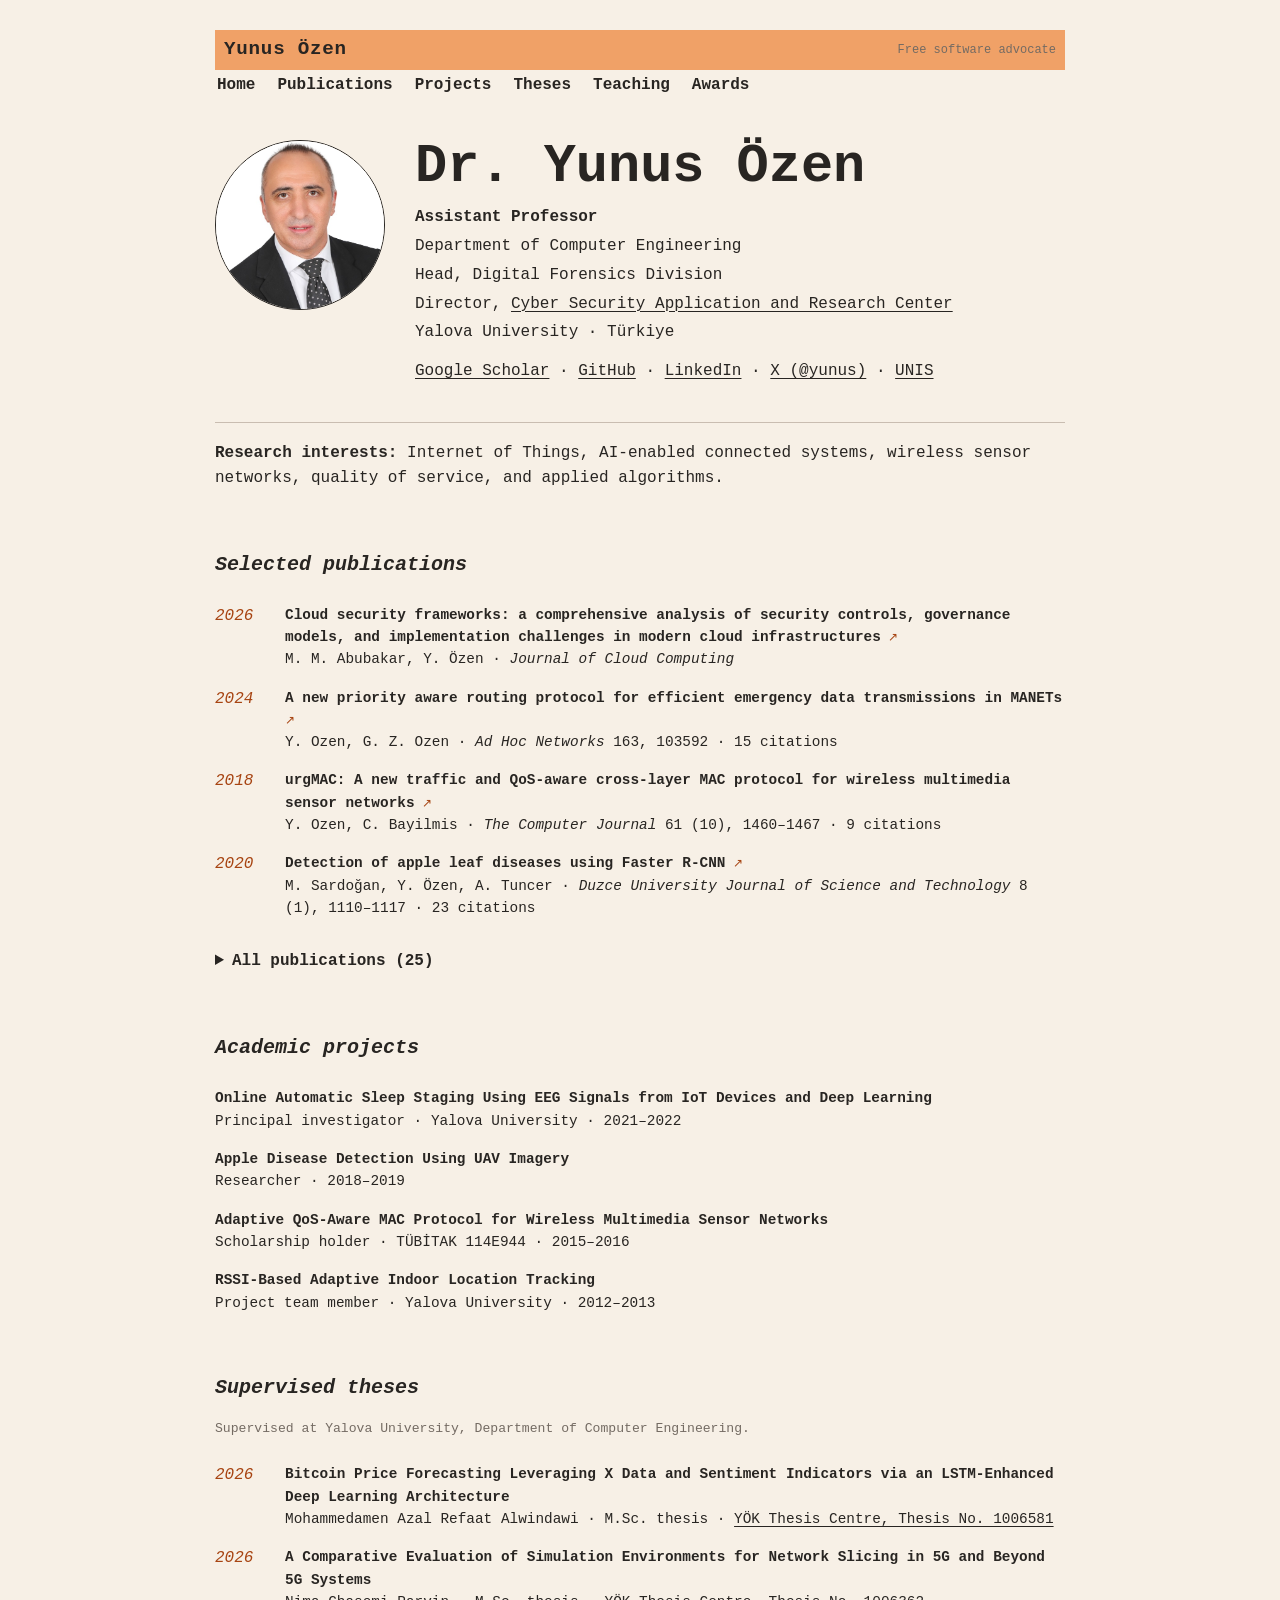
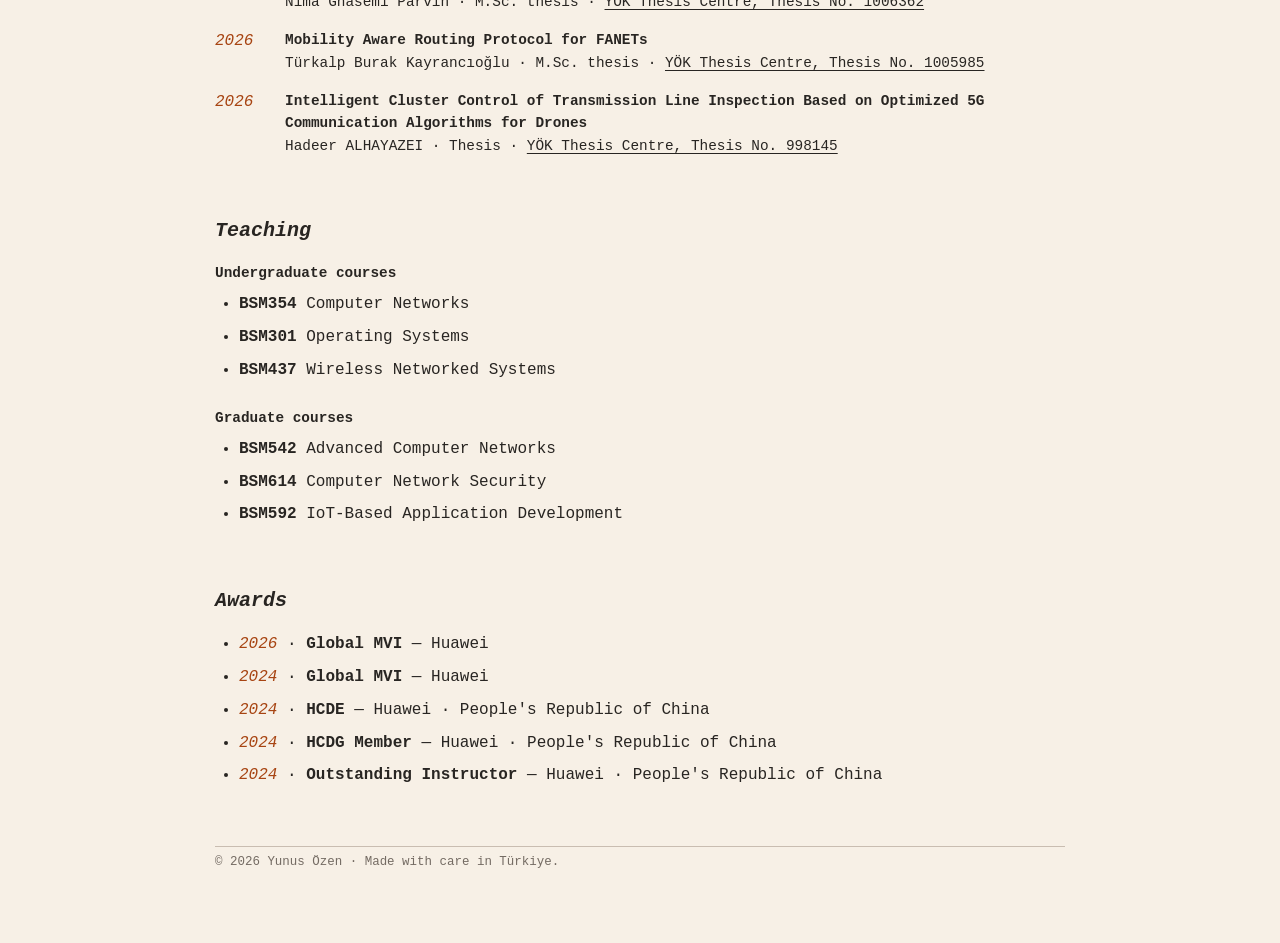
<file: index.html>
<!doctype html>
<html lang="en">
  <head>
    <meta charset="UTF-8" />
    <meta name="viewport" content="width=device-width, initial-scale=1" />
    <meta
      name="description"
      content="Dr. Yunus Özen — Assistant Professor in the Department of Computer Engineering at Yalova University."
    />
    <meta name="theme-color" content="#f7f0e6" />
    <meta property="og:title" content="Dr. Yunus Özen" />
    <meta property="og:description" content="Research, publications, and teaching." />
    <meta property="og:type" content="website" />
    <meta property="og:url" content="https://yunus.gen.tr/" />
    <title>Dr. Yunus Özen</title>
    <link rel="canonical" href="https://yunus.gen.tr/" />
    <link rel="stylesheet" href="styles.css" />
  </head>
  <body>
    <a class="skip-link" href="#content">Skip to content</a>

    <header class="site-header">
      <div class="header-topline">
        <a class="site-title" href="#top">Yunus Özen</a>
        <p class="site-tagline">Free software advocate</p>
      </div>
      <nav aria-label="Main navigation">
        <a href="#top">Home</a>
        <a href="#publications">Publications</a>
        <a href="#projects">Projects</a>
        <a href="#theses">Theses</a>
        <a href="#teaching">Teaching</a>
        <a href="#awards">Awards</a>
      </nav>
    </header>

    <main id="content">
      <section id="top" class="intro" aria-labelledby="page-title">
        <img
          class="profile-photo"
          src="assets/yunus-ozen.jpg"
          alt="Portrait of Dr. Yunus Özen"
          width="170"
          height="170"
        />
        <div class="profile-info">
          <h1 id="page-title">Dr. Yunus Özen</h1>
          <p><strong>Assistant Professor</strong></p>
          <p>Department of Computer Engineering</p>
          <p>Head, Digital Forensics Division</p>
          <p>
            Director,
            <a href="https://siber.yalova.edu.tr/" target="_blank" rel="noopener noreferrer"
              >Cyber Security Application and Research Center</a
            >
          </p>
          <p>Yalova University · Türkiye</p>
          <p class="links">
            <a href="https://scholar.google.com/citations?user=QwFekkYAAAAJ&hl=en"
              >Google Scholar</a
            >
            · <a href="https://github.com/yunusozen" rel="me">GitHub</a>
            ·
            <a
              href="https://www.linkedin.com/in/yunusozen/"
              target="_blank"
              rel="me noopener noreferrer"
              >LinkedIn</a
            >
            ·
            <a
              href="https://x.com/yunus"
              target="_blank"
              rel="me noopener noreferrer"
              >X (@yunus)</a
            >
            ·
            <a
              href="https://unis.yalova.edu.tr/akademisyen-detay/yunus.ozen/lang=en"
              target="_blank"
              rel="me noopener noreferrer"
              >UNIS</a
            >
          </p>
        </div>
        <p class="research-interests">
          <strong>Research interests:</strong> Internet of Things, AI-enabled connected
          systems, wireless sensor networks, quality of service, and applied algorithms.
        </p>
      </section>

      <section id="publications" aria-labelledby="publications-title">
        <h2 id="publications-title"><em>Selected publications</em></h2>

        <ul class="publication-list">
          <li>
            <time datetime="2026">2026</time>
            <span>
              <strong><a href="https://doi.org/10.1186/s13677-026-00989-0" target="_blank" rel="noopener noreferrer">Cloud security frameworks: a comprehensive analysis of security controls, governance models, and implementation challenges in modern cloud infrastructures</a></strong><br />
              M. M. Abubakar, Y. Özen · <em>Journal of Cloud Computing</em>
            </span>
          </li>
          <li>
            <time datetime="2024">2024</time>
            <span>
              <strong><a href="https://www.sciencedirect.com/science/article/pii/S1570870524002038" target="_blank" rel="noopener noreferrer">A new priority aware routing protocol for efficient emergency data transmissions in MANETs</a></strong><br />
              Y. Ozen, G. Z. Ozen · <em>Ad Hoc Networks</em> 163, 103592 · 15 citations
            </span>
          </li>
          <li>
            <time datetime="2018">2018</time>
            <span>
              <strong><a href="https://academic.oup.com/comjnl/article-abstract/61/10/1460/4781604" target="_blank" rel="noopener noreferrer">urgMAC: A new traffic and QoS-aware cross-layer MAC protocol for wireless multimedia sensor networks</a></strong><br />
              Y. Ozen, C. Bayilmis · <em>The Computer Journal</em> 61 (10), 1460–1467 · 9 citations
            </span>
          </li>
          <li>
            <time datetime="2020">2020</time>
            <span>
              <strong><a href="https://dergipark.org.tr/en/pub/dubited/article/648387?issue_id=49725" target="_blank" rel="noopener noreferrer">Detection of apple leaf diseases using Faster R-CNN</a></strong><br />
              M. Sardoğan, Y. Özen, A. Tuncer · <em>Duzce University Journal of Science and Technology</em> 8 (1), 1110–1117 · 23 citations
            </span>
          </li>
        </ul>

        <details class="all-publications">
          <summary>All publications (25)</summary>
          <ol class="full-publication-list">
            <li><time datetime="2026">2026</time><span><strong><a href="https://doi.org/10.1186/s13677-026-00989-0" target="_blank" rel="noopener noreferrer">Cloud security frameworks: a comprehensive analysis of security controls, governance models, and implementation challenges in modern cloud infrastructures</a></strong><br />M. M. Abubakar, Y. Özen · <em>Journal of Cloud Computing</em></span></li>
            <li><time datetime="2026">2026</time><span><strong><a href="https://journals.zuj.edu.jo/ijasca/PapersUploaded/2026.1.18.pdf" target="_blank" rel="noopener noreferrer">Bitcoin Price Forecasting Leveraging X Data and Sentiment Indicators Via an LSTM-Enhanced Deep Learning Architecture</a></strong><br />Y. Ozen, M. A. A. Alwindawi · 1 citation</span></li>
            <li><time datetime="2026">2026</time><span><strong><a href="https://dergipark.org.tr/en/pub/bseufbd/article/1756289" target="_blank" rel="noopener noreferrer">Data Privacy in Machine Learning: Challenges and Federated Learning Solutions</a></strong><br />G. Z. Özen, Y. Özen</span></li>
            <li><time datetime="2025">2025</time><span><strong><a href="https://advance.sagepub.com/doi/abs/10.31124/advance.175385216.61105917" target="_blank" rel="noopener noreferrer">Forecasting Bitcoin Prices Using LSTM and Sentiment Analysis: A Hybrid Deep Learning Approach with X Data</a></strong><br />Y. Ozen, M. A. Alwindawi</span></li>
            <li><time datetime="2024">2024</time><span><strong><a href="https://www.sciencedirect.com/science/article/pii/S1570870524002038" target="_blank" rel="noopener noreferrer">A new priority aware routing protocol for efficient emergency data transmissions in MANETs</a></strong><br />Y. Ozen, G. Z. Ozen · 15 citations</span></li>
            <li><time datetime="2023">2023</time><span><strong><a href="https://dergipark.org.tr/en/pub/bbd/article/1370639" target="_blank" rel="noopener noreferrer">Transformer Kodlayıcı ve Zaman-Frekans Görüntüleri Kullanarak Otomatik Uyku Evreleri Sınıflandırması</a></strong><br />G. Z. Ozen, Y. Ozen</span></li>
            <li><time datetime="2023">2023</time><span><strong><a href="https://scholar.google.com/citations?view_op=view_citation&amp;hl=en&amp;user=QwFekkYAAAAJ&amp;pagesize=100&amp;citation_for_view=QwFekkYAAAAJ:W7OEmFMy1HYC" target="_blank" rel="noopener noreferrer">Bluetooth Low Energy ile Ses Yayını ve Multimedya Destekli Haberleşme</a></strong><br />F. Balki, R. Aslantas, F. Toptas, E. Gümüşkaynak, T. Çelik, Y. Ozen</span></li>
            <li><time datetime="2022">2022</time><span><strong><a href="https://scholar.google.com/citations?view_op=view_citation&amp;hl=en&amp;user=QwFekkYAAAAJ&amp;pagesize=100&amp;citation_for_view=QwFekkYAAAAJ:YsMSGLbcyi4C" target="_blank" rel="noopener noreferrer">Giyilebilir EEG Cihazı Yardımıyla Otomatik Uyku Evrelemesi</a></strong><br />Y. Özen, G. Z. Özen</span></li>
            <li><time datetime="2022">2022</time><span><strong><a href="https://scholar.google.com/citations?view_op=view_citation&amp;hl=en&amp;user=QwFekkYAAAAJ&amp;pagesize=100&amp;citation_for_view=QwFekkYAAAAJ:eQOLeE2rZwMC" target="_blank" rel="noopener noreferrer">İnsansız Hava Aracı Sürüleri İçin Yönlendirme Protokolü Tasarımı ve Gerçeklenmesi</a></strong><br />T. B. Kayrancıoğlu, Y. Özen</span></li>
            <li><time datetime="2021">2021</time><span><strong><a href="https://scholar.google.com/citations?view_op=view_citation&amp;hl=en&amp;user=QwFekkYAAAAJ&amp;pagesize=100&amp;citation_for_view=QwFekkYAAAAJ:zYLM7Y9cAGgC" target="_blank" rel="noopener noreferrer">Artificial Bee Colony algorithm based hyper-parameter optimization for convolutional neural networks</a></strong><br />K. Özdemir, Y. Özen, A. Tuncer · 2 citations</span></li>
            <li><time datetime="2021">2021</time><span><strong><a href="https://scholar.google.com/citations?view_op=view_citation&amp;hl=en&amp;user=QwFekkYAAAAJ&amp;pagesize=100&amp;citation_for_view=QwFekkYAAAAJ:WF5omc3nYNoC" target="_blank" rel="noopener noreferrer">Sleep Analysis Using Smart Wearable Devices</a></strong><br />G. Z. Ozen, Y. Ozen</span></li>
            <li><time datetime="2020">2020</time><span><strong><a href="https://dergipark.org.tr/en/pub/dubited/article/648387?issue_id=49725" target="_blank" rel="noopener noreferrer">Detection of apple leaf diseases using Faster R-CNN</a></strong><br />M. Sardoğan, Y. Özen, A. Tuncer · 23 citations</span></li>
            <li><time datetime="2020">2020</time><span><strong><a href="https://scholar.google.com/citations?view_op=view_citation&amp;hl=en&amp;user=QwFekkYAAAAJ&amp;pagesize=100&amp;citation_for_view=QwFekkYAAAAJ:Se3iqnhoufwC" target="_blank" rel="noopener noreferrer">Faster R-CNN Kullanarak Elma Yaprağı Hastalıklarının Tespiti</a></strong><br />M. Sardoğan, Y. Özen, A. Tuncer · 6 citations</span></li>
            <li><time datetime="2020">2020</time><span><strong><a href="https://dergipark.org.tr/en/pub/saucis/issue/56299/731628" target="_blank" rel="noopener noreferrer">A Convolutional Neural Network Based on Raw Single Channel EEG for Automatic Sleep Staging</a></strong><br />G. Özen, R. Sultanov, Y. Özen, Z. Y. Güneş · 4 citations</span></li>
            <li><time datetime="2020">2020</time><span><strong><a href="https://scholar.google.com/citations?view_op=view_citation&amp;hl=en&amp;user=QwFekkYAAAAJ&amp;pagesize=100&amp;citation_for_view=QwFekkYAAAAJ:ufrVoPGSRksC" target="_blank" rel="noopener noreferrer">Hareketli-Acil Tasarsız Ağlar İçin Öncelik Farkındalıklı Yeni Bir Yönlendirme Protokolü</a></strong><br />O. Ozkaya, Y. Ozen, A. Tepecik</span></li>
            <li><time datetime="2019">2019</time><span><strong><a href="https://dergipark.org.tr/en/doi/10.16984/saufenbilder.477446" target="_blank" rel="noopener noreferrer">Performance comparison and analysis of Linux block I/O schedulers on SSD</a></strong><br />Y. Ozen, A. Yildirim · 4 citations</span></li>
            <li><time datetime="2019">2019</time><span><strong><a href="https://scholar.google.com/citations?view_op=view_citation&amp;hl=en&amp;user=QwFekkYAAAAJ&amp;pagesize=100&amp;citation_for_view=QwFekkYAAAAJ:_FxGoFyzp5QC" target="_blank" rel="noopener noreferrer">Evrişimsel Sinir Ağları ile Borsa Endeksinin Yön Tahmini</a></strong><br />Y. Özen, A. Tuncer</span></li>
            <li><time datetime="2018">2018</time><span><strong><a href="https://ieeexplore.ieee.org/abstract/document/8566635/" target="_blank" rel="noopener noreferrer">Plant leaf disease detection and classification based on CNN with LVQ algorithm</a></strong><br />M. Sardogan, A. Tuncer, Y. Ozen · 687 citations</span></li>
            <li><time datetime="2018">2018</time><span><strong><a href="https://scholar.google.com/citations?view_op=view_citation&amp;hl=en&amp;user=QwFekkYAAAAJ&amp;pagesize=100&amp;citation_for_view=QwFekkYAAAAJ:hqOjcs7Dif8C" target="_blank" rel="noopener noreferrer">2018 3rd International Conference on Computer Science and Engineering (UBMK)</a></strong><br />M. Sardogan, A. Tuncer, Y. Ozen · 16 citations</span></li>
            <li><time datetime="2018">2018</time><span><strong><a href="https://academic.oup.com/comjnl/article-abstract/61/10/1460/4781604" target="_blank" rel="noopener noreferrer">urgMAC: A new traffic and QoS-aware cross-layer MAC protocol for wireless multimedia sensor networks</a></strong><br />Y. Ozen, C. Bayilmis · 9 citations</span></li>
            <li><time datetime="2018">2018</time><span><strong><a href="https://search.proquest.com/openview/28bd0afc41b4b9f89f895906b0e08953/1?pq-origsite=gscholar&amp;cbl=2026366&amp;diss=y" target="_blank" rel="noopener noreferrer">Kablosuz Çokluortam Algılayıcı Ağlar İçin QoS Destekli ve Uyarlanabilir MAC Protokolü Tasarımı</a></strong><br />Y. Özen</span></li>
            <li><time datetime="2015">2015</time><span><strong><a href="https://ieeexplore.ieee.org/abstract/document/7182662/" target="_blank" rel="noopener noreferrer">Android based energy aware real-time location tracking system</a></strong><br />Y. Ozen, O. Ozdemir, N. Bandirmali · 9 citations</span></li>
            <li><time datetime="2015">2015</time><span><strong><a href="https://ieeexplore.ieee.org/abstract/document/7130343/" target="_blank" rel="noopener noreferrer">Two tiered service differentiation mechanism for wireless multimedia sensor network MAC layers</a></strong><br />Y. Özen, N. Bandırmalı, C. Bayılmış · 9 citations</span></li>
            <li><time datetime="2014">2014</time><span><strong><a href="https://ieeexplore.ieee.org/abstract/document/6997561/" target="_blank" rel="noopener noreferrer">Two tiered service differentiation and data rate adjustment scheme for WMSNs cross layer MAC</a></strong><br />Y. Ozen, C. Bayilmis, N. Bandirmali, I. Erturk · 6 citations</span></li>
            <li><time datetime="2011">2011</time><span><strong><a href="https://scholar.google.com/citations?view_op=view_citation&amp;hl=en&amp;user=QwFekkYAAAAJ&amp;pagesize=100&amp;citation_for_view=QwFekkYAAAAJ:Tyk-4Ss8FVUC" target="_blank" rel="noopener noreferrer">E-devlet uygulaması çalışanlarına yönelik tümleşik E-öğrenme katmanı</a></strong><br />Y. Özen</span></li>
          </ol>
        </details>

      </section>

      <section id="projects" aria-labelledby="projects-title">
        <h2 id="projects-title"><em>Academic projects</em></h2>
        <ul class="project-list">
          <li>
            <strong>Online Automatic Sleep Staging Using EEG Signals from IoT Devices and Deep Learning</strong><br />
            Principal investigator · Yalova University · 2021–2022
          </li>
          <li>
            <strong>Apple Disease Detection Using UAV Imagery</strong><br />
            Researcher · 2018–2019
          </li>
          <li>
            <strong>Adaptive QoS-Aware MAC Protocol for Wireless Multimedia Sensor Networks</strong><br />
            Scholarship holder · TÜBİTAK 114E944 · 2015–2016
          </li>
          <li>
            <strong>RSSI-Based Adaptive Indoor Location Tracking</strong><br />
            Project team member · Yalova University · 2012–2013
          </li>
        </ul>
      </section>

      <section id="theses" aria-labelledby="theses-title">
        <h2 id="theses-title"><em>Supervised theses</em></h2>
        <p class="small">Supervised at Yalova University, Department of Computer Engineering.</p>

        <ol class="thesis-list">
          <li>
            <time datetime="2026">2026</time>
            <span>
              <strong>Bitcoin Price Forecasting Leveraging X Data and Sentiment Indicators via an LSTM-Enhanced Deep Learning Architecture</strong><br />
              Mohammedamen Azal Refaat Alwindawi · M.Sc. thesis ·
              <a href="https://tez.yok.gov.tr/UlusalTezMerkezi/tarama.jsp" target="_blank" rel="noopener noreferrer" aria-label="Search YÖK Thesis Centre for thesis number 1006581">YÖK Thesis Centre, Thesis No. 1006581</a>
            </span>
          </li>
          <li>
            <time datetime="2026">2026</time>
            <span>
              <strong>A Comparative Evaluation of Simulation Environments for Network Slicing in 5G and Beyond 5G Systems</strong><br />
              Nima Ghasemi Parvin · M.Sc. thesis ·
              <a href="https://tez.yok.gov.tr/UlusalTezMerkezi/tarama.jsp" target="_blank" rel="noopener noreferrer" aria-label="Search YÖK Thesis Centre for thesis number 1006362">YÖK Thesis Centre, Thesis No. 1006362</a>
            </span>
          </li>
          <li>
            <time datetime="2026">2026</time>
            <span>
              <strong>Mobility Aware Routing Protocol for FANETs</strong><br />
              Türkalp Burak Kayrancıoğlu · M.Sc. thesis ·
              <a href="https://tez.yok.gov.tr/UlusalTezMerkezi/tarama.jsp" target="_blank" rel="noopener noreferrer" aria-label="Search YÖK Thesis Centre for thesis number 1005985">YÖK Thesis Centre, Thesis No. 1005985</a>
            </span>
          </li>
          <li>
            <time datetime="2026">2026</time>
            <span>
              <strong>Intelligent Cluster Control of Transmission Line Inspection Based on Optimized 5G Communication Algorithms for Drones</strong><br />
              Hadeer ALHAYAZEI · Thesis ·
              <a href="https://tez.yok.gov.tr/UlusalTezMerkezi/tarama.jsp" target="_blank" rel="noopener noreferrer" aria-label="Search YÖK Thesis Centre for thesis number 998145">YÖK Thesis Centre, Thesis No. 998145</a>
            </span>
          </li>
        </ol>
      </section>

      <section id="teaching" aria-labelledby="teaching-title">
        <h2 id="teaching-title"><em>Teaching</em></h2>
        <div class="course-group">
          <h3>Undergraduate courses</h3>
          <ul class="course-list">
            <li><strong>BSM354</strong> Computer Networks</li>
            <li><strong>BSM301</strong> Operating Systems</li>
            <li><strong>BSM437</strong> Wireless Networked Systems</li>
          </ul>
        </div>
        <div class="course-group">
          <h3>Graduate courses</h3>
          <ul class="course-list">
            <li><strong>BSM542</strong> Advanced Computer Networks</li>
            <li><strong>BSM614</strong> Computer Network Security</li>
            <li><strong>BSM592</strong> IoT-Based Application Development</li>
          </ul>
        </div>
      </section>

      <section id="awards" aria-labelledby="awards-title">
        <h2 id="awards-title"><em>Awards</em></h2>
        <ul class="awards-list">
          <li><time datetime="2026">2026</time> · <strong>Global MVI</strong> — Huawei</li>
          <li><time datetime="2024">2024</time> · <strong>Global MVI</strong> — Huawei</li>
          <li><time datetime="2024">2024</time> · <strong>HCDE</strong> — Huawei · People's Republic of China</li>
          <li><time datetime="2024">2024</time> · <strong>HCDG Member</strong> — Huawei · People's Republic of China</li>
          <li><time datetime="2024">2024</time> · <strong>Outstanding Instructor</strong> — Huawei · People's Republic of China</li>
        </ul>
      </section>
    </main>

    <footer>
      <hr />
      <p>© <span id="year">2026</span> Yunus Özen · Made with care in Türkiye.</p>
    </footer>

    <script>
      document.querySelector("#year").textContent = new Date().getFullYear();
    </script>
  </body>
</html>
</file>
<file: styles.css>
:root {
  color-scheme: light;
  --background: #f7f0e6;
  --text: #282522;
  --muted: #746b63;
  --accent: #f0a167;
  --accent-dark: #a74412;
  --line: #c9bdb1;
  --mono: ui-monospace, "SFMono-Regular", Menlo, Monaco, Consolas, monospace;
}

* {
  box-sizing: border-box;
}

html {
  scroll-behavior: smooth;
}

body {
  width: min(850px, calc(100% - 32px));
  margin: 30px auto 70px;
  background: var(--background);
  color: var(--text);
  font-family: var(--mono);
  font-size: 16px;
  line-height: 1.55;
}

a {
  color: inherit;
  text-decoration-thickness: 1px;
  text-underline-offset: 3px;
  transition: background-color 120ms ease, color 120ms ease;
}

a:hover,
a:focus-visible {
  background-color: var(--accent);
  color: var(--text);
}

.skip-link {
  position: fixed;
  top: 10px;
  left: 10px;
  padding: 6px 10px;
  background: var(--text);
  color: white;
  transform: translateY(-160%);
}

.skip-link:focus {
  transform: translateY(0);
}

.site-header {
  margin-bottom: 42px;
}

.header-topline {
  display: flex;
  align-items: center;
  justify-content: space-between;
  gap: 18px;
  width: 100%;
  padding: 5px 9px;
  background: var(--accent);
}

.site-title {
  display: block;
  font-size: 1.2rem;
  font-weight: 700;
  letter-spacing: 0.04em;
  text-decoration: none;
}

.site-title:hover,
.site-title:focus-visible {
  background: transparent;
}

.site-tagline {
  margin: 0;
  color: var(--muted);
  font-size: 0.75rem;
  text-align: right;
}

nav {
  display: flex;
  flex-wrap: wrap;
  gap: 18px;
  padding-top: 3px;
  font-weight: 700;
}

nav a {
  padding-inline: 2px;
  text-decoration: none;
}

main > section {
  margin-bottom: 58px;
  scroll-margin-top: 24px;
}

.intro {
  display: grid;
  grid-template-columns: 170px 1fr;
  align-items: start;
  gap: 30px;
}

.profile-photo {
  width: 170px;
  height: 170px;
  border: 1px solid var(--text);
  border-radius: 50%;
  object-fit: cover;
  object-position: center 20%;
}

.profile-info p {
  margin-bottom: 4px;
}

.profile-info .links {
  margin-top: 14px;
}

.research-interests {
  grid-column: 1 / -1;
  margin: 4px 0 0;
  padding-top: 18px;
  border-top: 1px solid var(--line);
}

h1,
h2,
p {
  margin-top: 0;
}

h1 {
  margin-bottom: 12px;
  font-size: clamp(2rem, 7vw, 3.35rem);
  line-height: 1;
}

h2 {
  margin-bottom: 16px;
  font-size: 1.25rem;
}

.links {
  margin-bottom: 0;
}

.small {
  color: var(--muted);
  font-size: 0.82rem;
}

.publication-list {
  margin: 24px 0;
  padding: 0;
  list-style: none;
}

.publication-list li,
.thesis-list li {
  display: grid;
  grid-template-columns: 56px 1fr;
  gap: 14px;
  margin-bottom: 16px;
}

.publication-list time,
.thesis-list time {
  color: var(--accent-dark);
  font-style: italic;
}

.publication-list span,
.thesis-list span {
  font-size: 0.9rem;
}

.publication-list strong > a,
.full-publication-list strong > a {
  text-decoration: none;
}

.publication-list strong > a:hover,
.publication-list strong > a:focus-visible,
.full-publication-list strong > a:hover,
.full-publication-list strong > a:focus-visible {
  background-color: var(--accent);
  color: var(--text);
}

.publication-list strong > a::after,
.full-publication-list strong > a::after {
  content: " ↗";
  color: var(--accent-dark);
  font-size: 0.82em;
  font-weight: 400;
}

.all-publications {
  margin: 30px 0 22px;
}

.thesis-list {
  margin: 24px 0 0;
  padding: 0;
  list-style: none;
}

.project-list {
  margin: 24px 0;
  padding: 0;
  list-style: none;
  font-size: 0.9rem;
}

.project-list li + li {
  margin-top: 16px;
}

.all-publications summary {
  cursor: pointer;
  font-weight: 700;
}

.full-publication-list {
  margin: 22px 0 0;
  padding: 0;
  list-style: none;
}

.full-publication-list li {
  display: grid;
  grid-template-columns: 56px 1fr;
  gap: 14px;
  margin-bottom: 16px;
}

.full-publication-list time {
  color: var(--accent-dark);
  font-style: italic;
}

.full-publication-list span {
  font-size: 0.9rem;
}

.awards-list {
  margin: 0;
}

.awards-list time {
  color: var(--accent-dark);
  font-style: italic;
}

.course-group + .course-group {
  margin-top: 24px;
}

.course-group h3 {
  margin: 0 0 8px;
  font-size: 0.9rem;
}

.course-list {
  margin: 0;
}

ul {
  padding-left: 24px;
}

li + li {
  margin-top: 8px;
}

footer {
  color: var(--muted);
  font-size: 0.78rem;
}

hr {
  border: 0;
  border-top: 1px solid var(--line);
}

.error-page {
  display: flex;
  min-height: 75vh;
  flex-direction: column;
  justify-content: center;
}

.error-page .kicker {
  color: var(--accent-dark);
  font-weight: 700;
}

.error-page .primary-link {
  align-self: flex-start;
  padding: 5px 8px;
  background: var(--accent);
}

@media (max-width: 600px) {
  body {
    margin-top: 16px;
    font-size: 15px;
  }

  .site-header {
    margin-bottom: 34px;
  }

  .header-topline {
    align-items: center;
    flex-direction: row;
    gap: 12px;
  }

  .site-tagline {
    font-size: 0.66rem;
    text-align: right;
  }

  .intro {
    grid-template-columns: 1fr;
    gap: 22px;
  }

  .profile-photo {
    width: 132px;
    height: 132px;
  }

  .publication-list li,
  .thesis-list li {
    grid-template-columns: 48px 1fr;
    gap: 10px;
  }

  .full-publication-list li {
    grid-template-columns: 48px 1fr;
    gap: 10px;
  }
}

@media (prefers-reduced-motion: reduce) {
  html {
    scroll-behavior: auto;
  }
}
</file>
